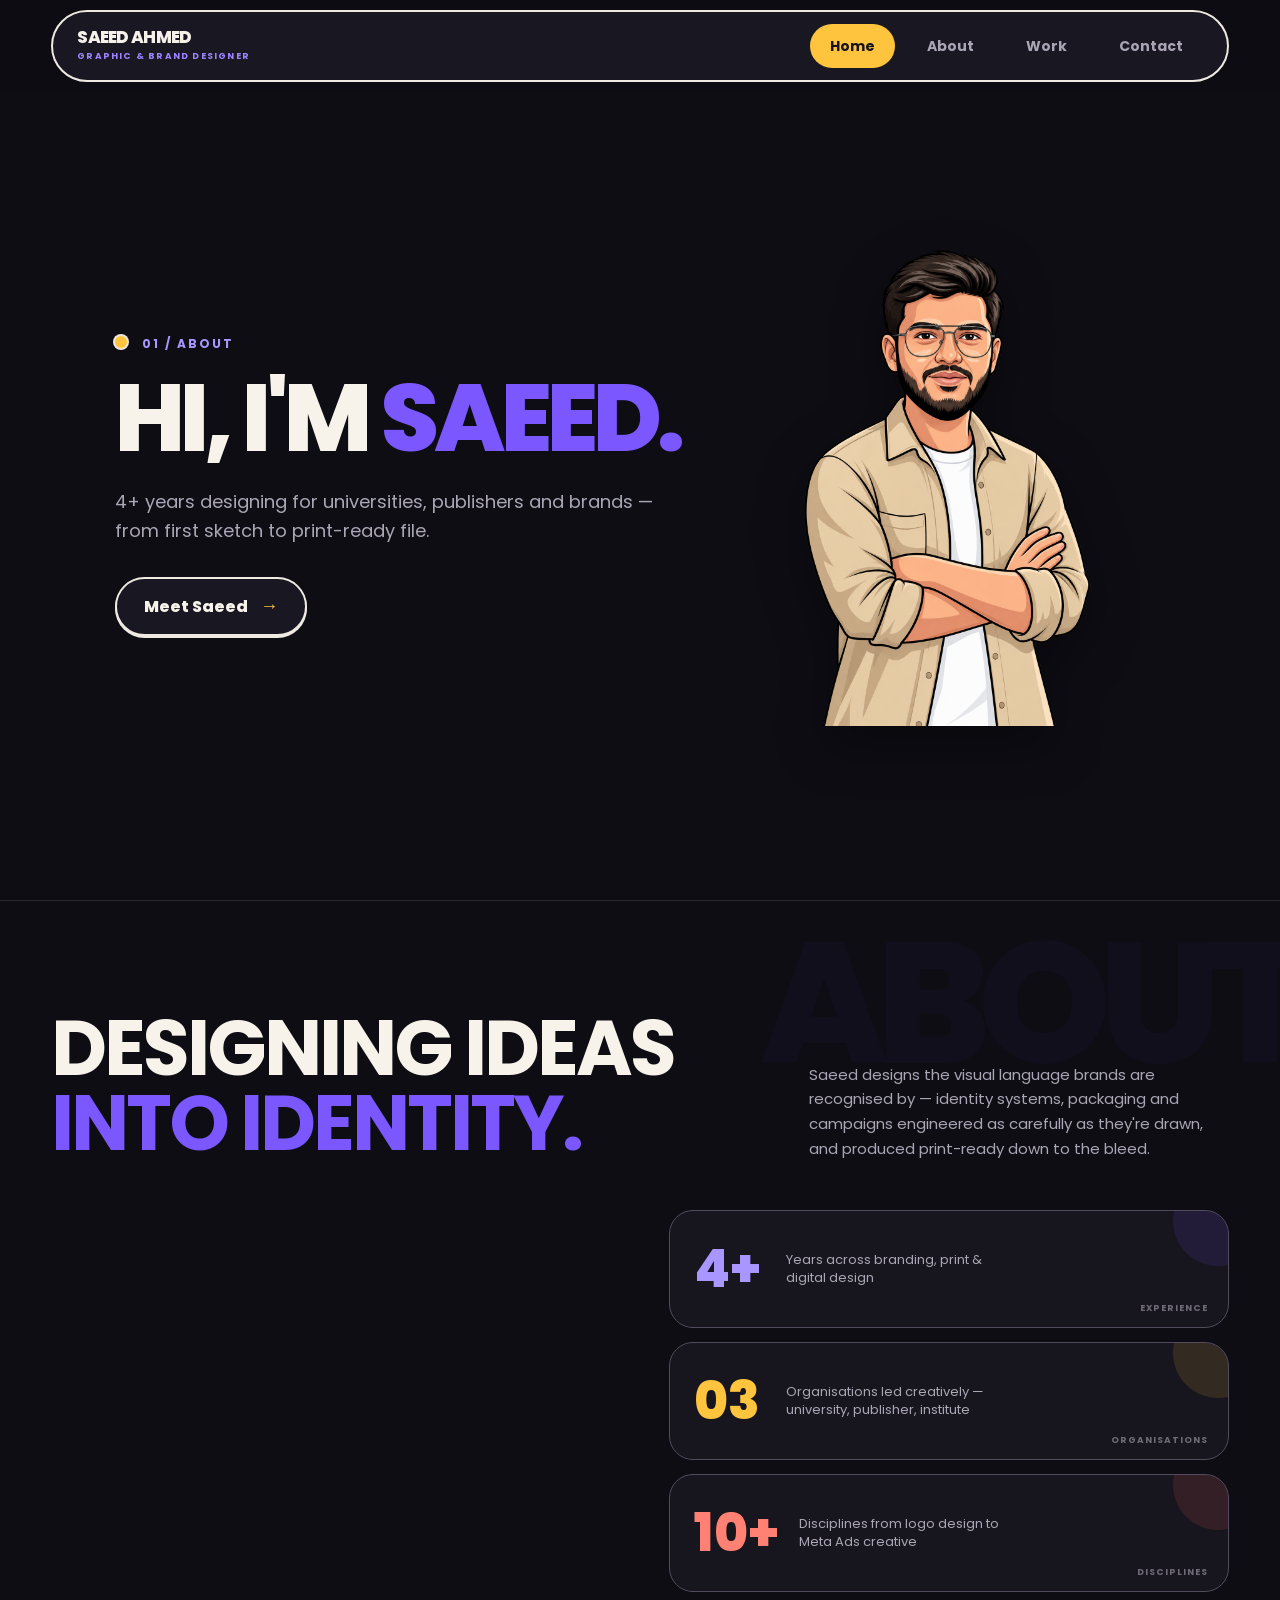
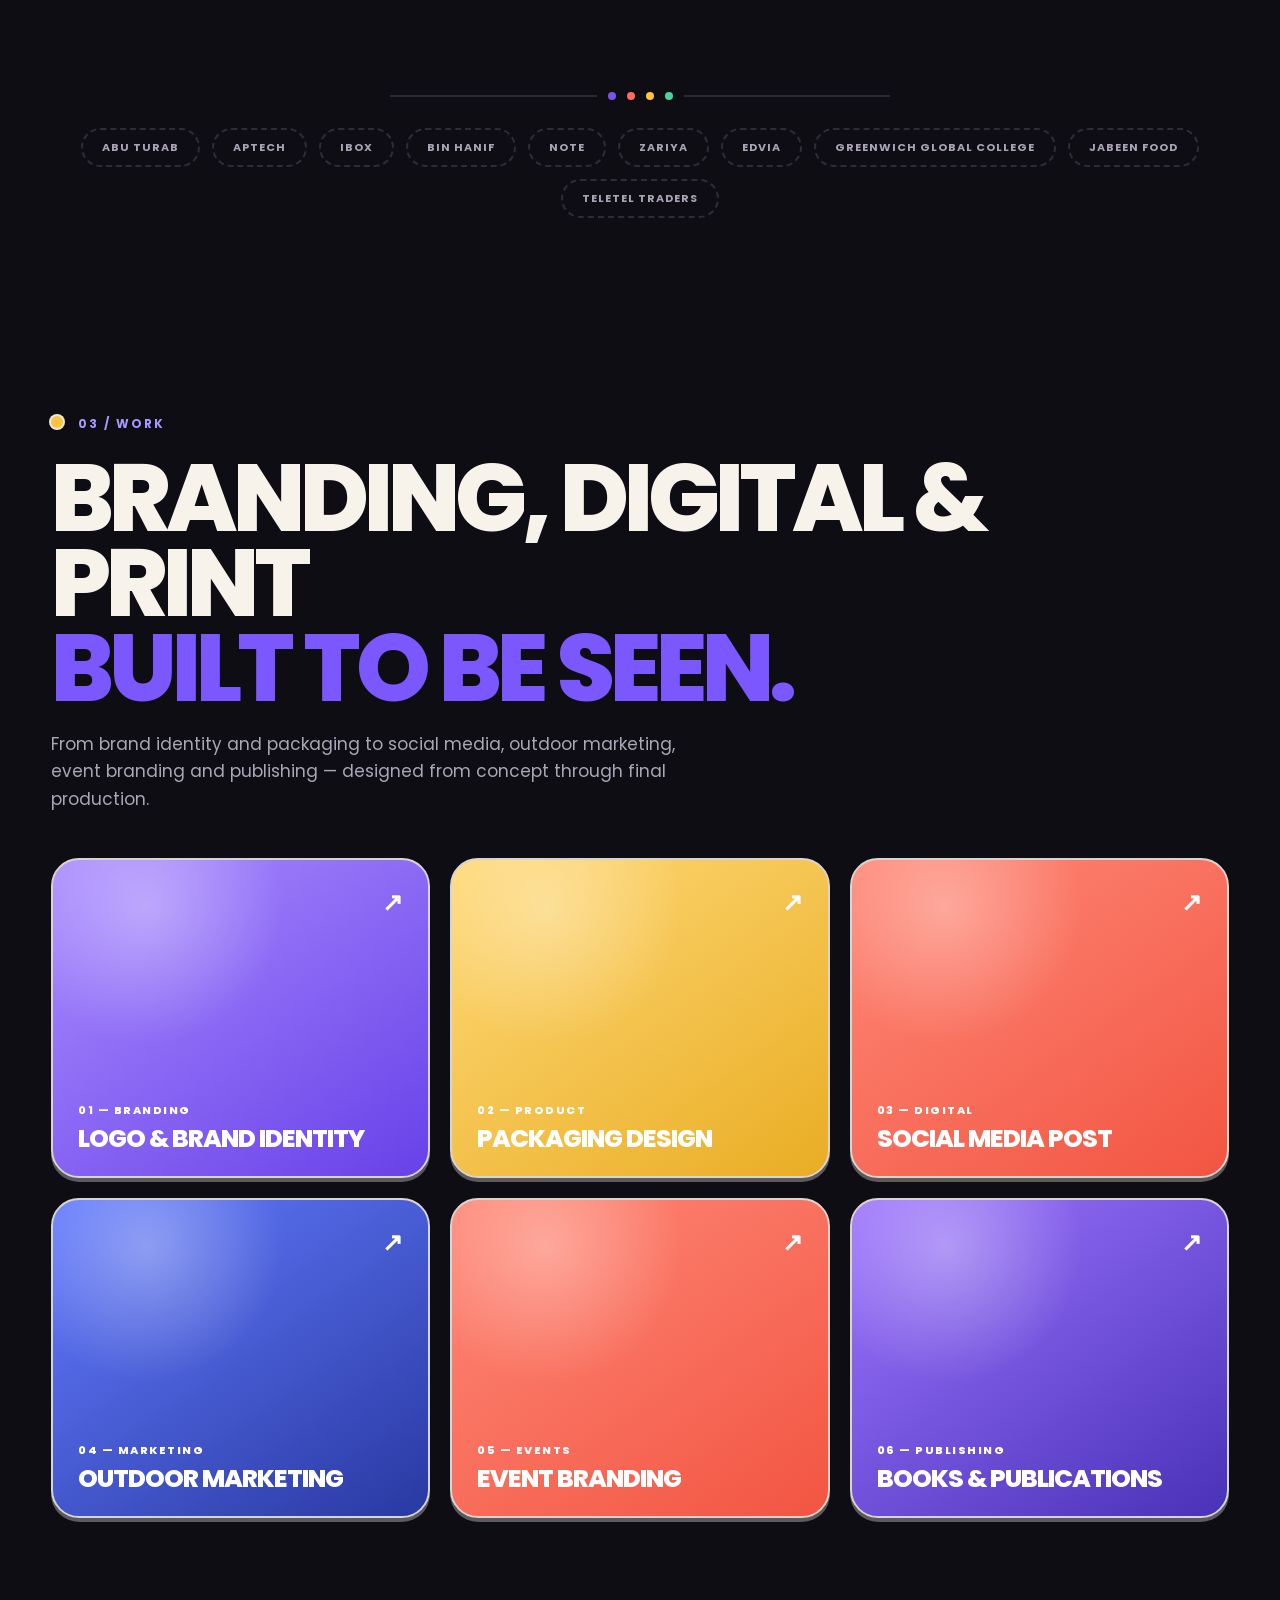
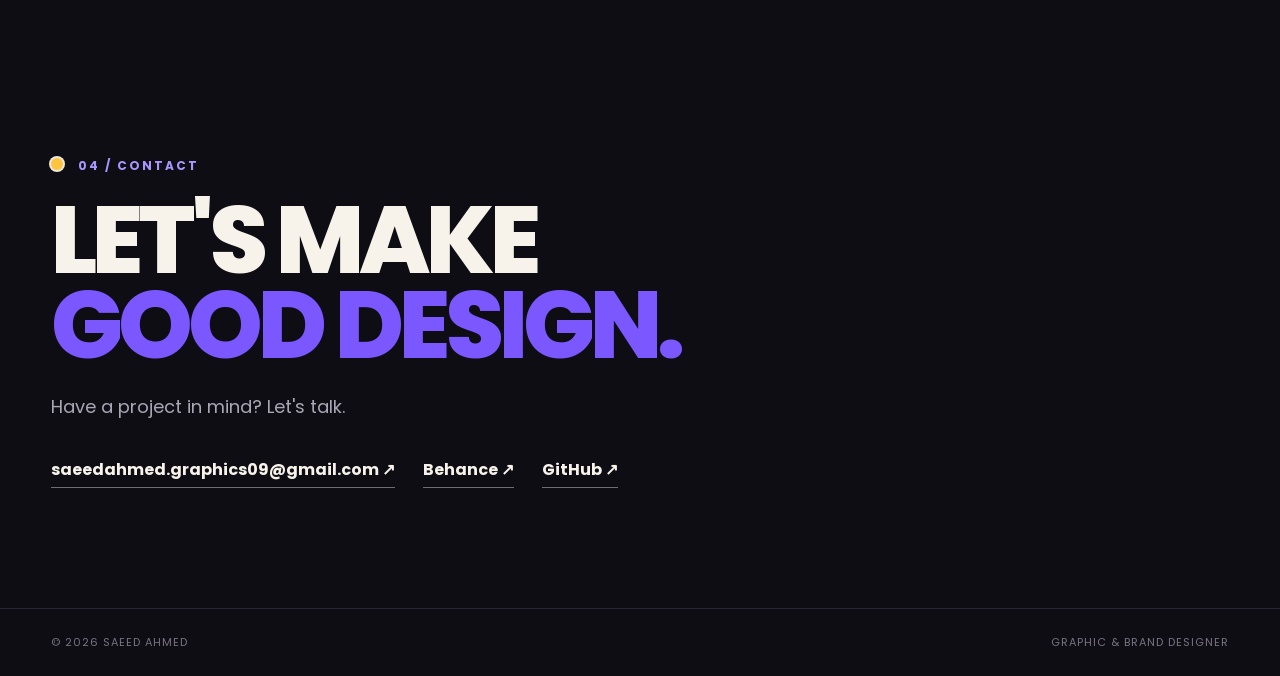
<file: index.html>
<!DOCTYPE html>
<html lang="en">
<head>
<meta charset="UTF-8"><meta name="viewport" content="width=device-width, initial-scale=1.0">
<meta name="description" content="Saeed Ahmed — Graphic & Brand Designer.">
<title>Saeed Ahmed — Graphic & Brand Designer</title>
<link rel="preconnect" href="https://fonts.googleapis.com"><link rel="preconnect" href="https://fonts.gstatic.com" crossorigin>
<link href="https://fonts.googleapis.com/css2?family=Barlow+Condensed:wght@700;800&family=DM+Sans:wght@400;500;600;700;800&family=Space+Grotesk:wght@500;600;700;800&display=swap" rel="stylesheet"><link rel="stylesheet" href="style.css"><link rel="stylesheet" href="poppins.css">
<style>
.about-intro{padding:110px 0 100px;border-top:1px solid #292631;position:relative;overflow:hidden}.about-intro:before{content:'ABOUT';position:absolute;right:-20px;top:35px;font:800 170px/.8 'Poppins';letter-spacing:-12px;color:rgba(123,87,255,.035);pointer-events:none}.about-intro-top{display:flex;justify-content:space-between;align-items:flex-end;gap:40px;margin-bottom:48px}.about-intro-title{font:700 clamp(48px,6vw,82px)/.98 'Poppins';letter-spacing:-3px}.about-intro-title span{color:#7b57ff}.about-intro-note{max-width:420px;color:#aaa6b5;font-size:15px;line-height:1.65;font-weight:400}.about-intro-grid{display:flex;justify-content:flex-end}.about-intro-stats{display:flex;flex-direction:column;gap:14px;width:min(560px,100%)}.about-stat{position:relative;min-height:118px;padding:23px 24px;border:1px solid #514b5d;border-radius:24px;background:#17151e;overflow:hidden;display:flex;align-items:center;gap:20px}.about-stat:after{content:'';position:absolute;width:90px;height:90px;border-radius:50%;right:-35px;top:-35px;background:#7b57ff;opacity:.12}.about-stat:nth-child(2):after{background:#ffc43d}.about-stat:nth-child(3):after{background:#ff6b5b}.about-stat strong{font:800 52px/.8 'Poppins';color:#f7f3eb;min-width:72px}.about-stat:nth-child(1) strong{color:#a997ff}.about-stat:nth-child(2) strong{color:#ffc43d}.about-stat:nth-child(3) strong{color:#ff8173}.about-stat span{color:#aaa6b5;font-size:13px;line-height:1.35;max-width:220px;font-weight:400}.about-stat em{position:absolute;right:20px;bottom:12px;font:700 9px 'Poppins';letter-spacing:1px;color:#6f6a78;font-style:normal}@media(max-width:800px){.about-intro{padding:80px 0}.about-intro-top{display:grid;gap:28px}.about-intro-title{letter-spacing:-2px}.about-intro-stats{width:100%}}@media(max-width:500px){.about-stat{min-height:100px}.about-stat strong{font-size:40px;min-width:58px}}
</style>
</head>
<body>
<header class="site-header"><nav class="nav container"><a class="brand" href="#home"><strong>SAEED AHMED</strong><small>GRAPHIC &amp; BRAND DESIGNER</small></a><button class="menu-btn" aria-label="Open menu" aria-expanded="false">☰</button><div class="nav-links"><a class="active" href="#home">Home</a><a href="about.html">About</a><a href="#work">Work</a><a href="#contact">Contact</a></div></nav></header>
<main>
<section id="home" class="hero container"><div class="hero-copy"><div class="section-label"><i></i>01 / ABOUT</div><h1>HI, I'M <span>SAEED.</span></h1><p class="intro">4+ years designing for universities, publishers and brands —<br class="desktop"> from first sketch to print-ready file.</p><a class="hero-btn" href="about.html">Meet Saeed <b>→</b></a></div><div class="character-wrap"><img src="sv.png" alt="Saeed illustrated character" class="character-img"></div></section>
<section class="about-intro"><div class="container"><div class="about-intro-top"><div><h2 class="about-intro-title">DESIGNING IDEAS<br><span>INTO IDENTITY.</span></h2></div><p class="about-intro-note">Saeed designs the visual language brands are recognised by — identity systems, packaging and campaigns engineered as carefully as they're drawn, and produced print-ready down to the bleed.</p></div><div class="about-intro-grid"><div class="about-intro-stats"><div class="about-stat"><strong>4+</strong><span>Years across branding, print &amp; digital design</span><em>EXPERIENCE</em></div><div class="about-stat"><strong>03</strong><span>Organisations led creatively — university, publisher, institute</span><em>ORGANISATIONS</em></div><div class="about-stat"><strong>10+</strong><span>Disciplines from logo design to Meta Ads creative</span><em>DISCIPLINES</em></div></div></div></div></section>
<div class="cmyk-divider"><span></span><i class="c"></i><i class="m"></i><i class="y"></i><i class="k"></i><span></span></div>
<section class="brand-strip-wrap container"><div class="brand-strip"><span>ABU TURAB</span><span>APTECH</span><span>IBOX</span><span>BIN HANIF</span><span>NOTE</span><span>ZARIYA</span><span>EDVIA</span><span>GREENWICH GLOBAL COLLEGE</span><span>JABEEN FOOD</span><span>TELETEL TRADERS</span></div></section>
<section id="work" class="section work-section"><div class="container"><div class="section-label"><i></i>03 / WORK</div><div class="work-head"><h2>BRANDING, DIGITAL &amp; PRINT<br><span>BUILT TO BE SEEN.</span></h2><p>From brand identity and packaging to social media, outdoor marketing, event branding and publishing — designed from concept through final production.</p></div><div class="category-grid"><a href="category.html?type=branding" class="category-card purple"><small>01 — BRANDING</small><h3>LOGO &amp; BRAND IDENTITY</h3><b>↗</b></a><a href="category.html?type=packaging" class="category-card yellow"><small>02 — PRODUCT</small><h3>PACKAGING DESIGN</h3><b>↗</b></a><a href="category.html?type=social" class="category-card coral"><small>03 — DIGITAL</small><h3>SOCIAL MEDIA POST</h3><b>↗</b></a><a href="category.html?type=outdoor" class="category-card blue"><small>04 — MARKETING</small><h3>OUTDOOR MARKETING</h3><b>↗</b></a><a href="category.html?type=event" class="category-card coral"><small>05 — EVENTS</small><h3>EVENT BRANDING</h3><b>↗</b></a><a href="category.html?type=publishing" class="category-card violet"><small>06 — PUBLISHING</small><h3>BOOKS &amp; PUBLICATIONS</h3><b>↗</b></a></div></div></section>
<section id="contact" class="section contact container"><div class="section-label"><i></i>04 / CONTACT</div><h2>LET'S MAKE<br><span>GOOD DESIGN.</span></h2><p>Have a project in mind? Let's talk.</p><div class="contact-links"><a href="mailto:saeedahmed.graphics09@gmail.com">saeedahmed.graphics09@gmail.com ↗</a><a href="https://www.behance.net/saeed_graphics_09" target="_blank" rel="noreferrer">Behance ↗</a><a href="https://github.com/saeedahmed-09" target="_blank" rel="noreferrer">GitHub ↗</a></div></section>
</main><footer><div class="container"><span>© 2026 SAEED AHMED</span><span>GRAPHIC &amp; BRAND DESIGNER</span></div></footer><script src="script.js"></script></body></html>
</file>
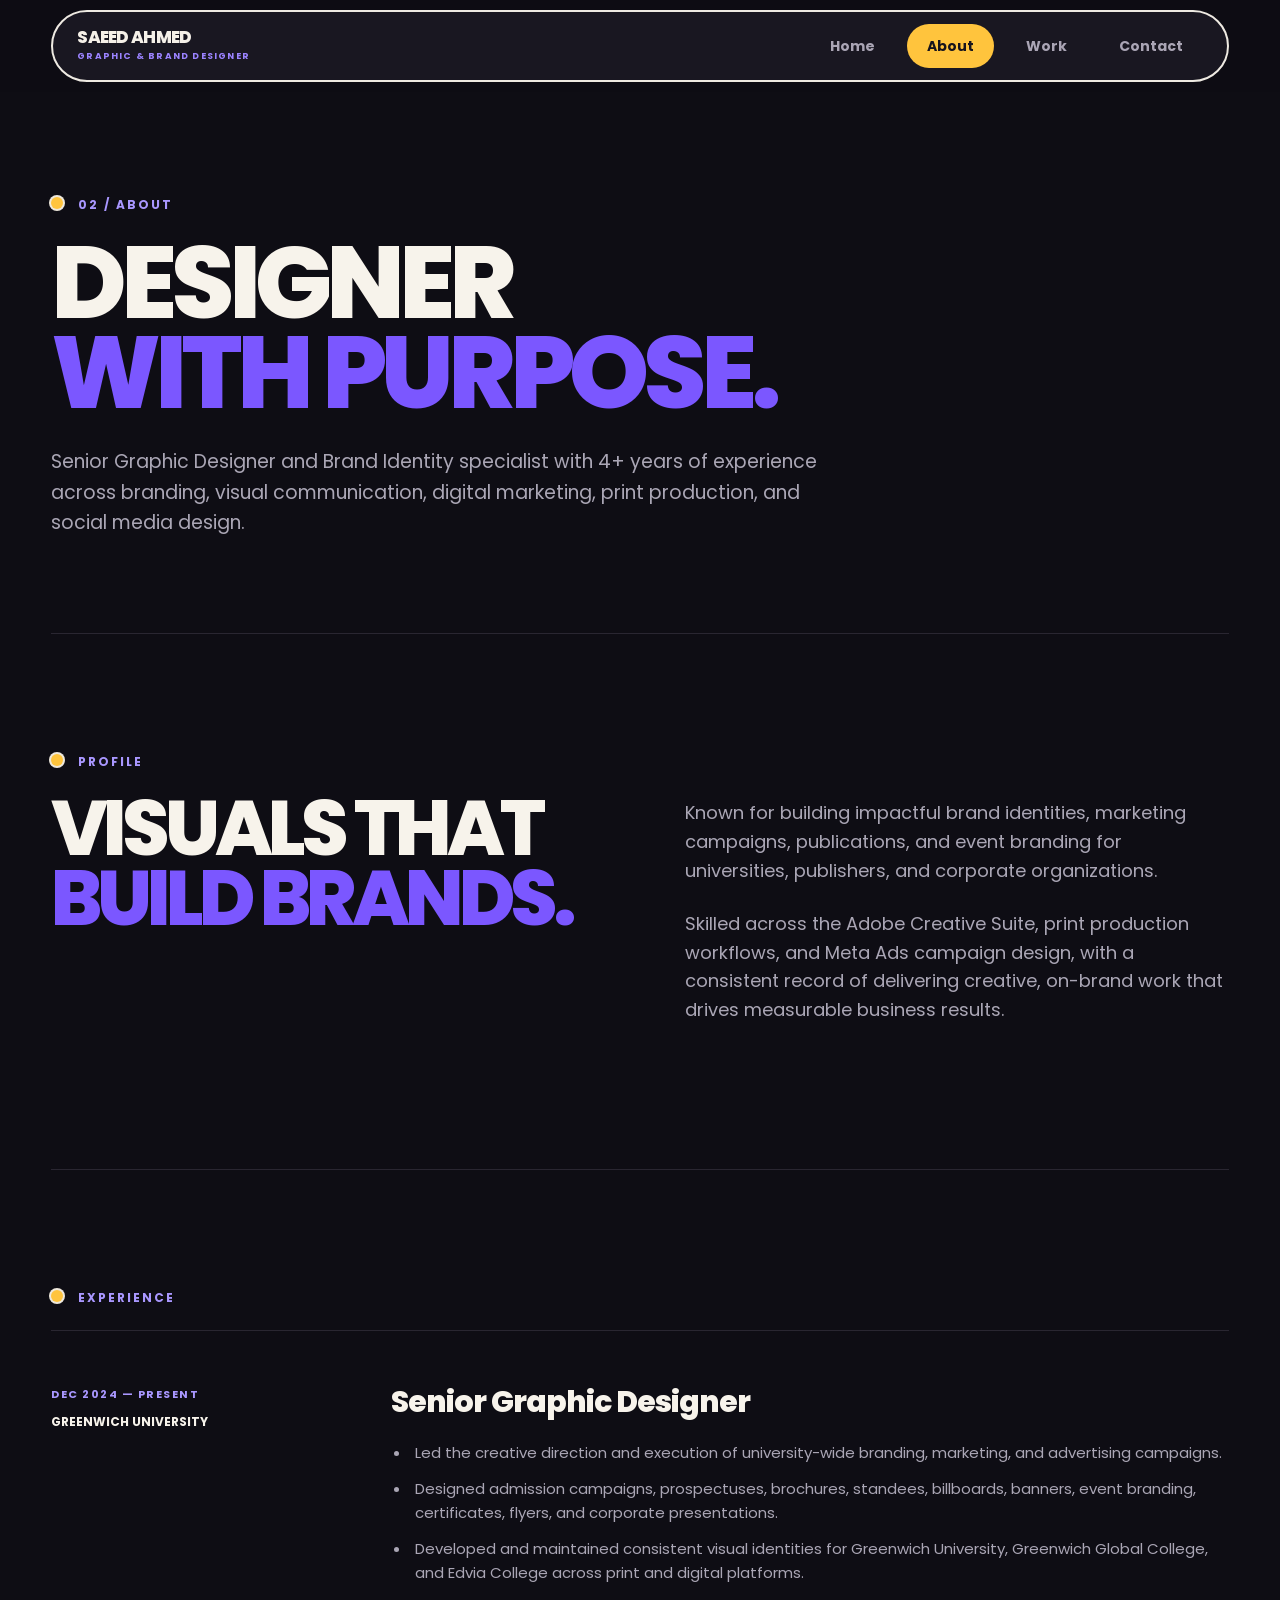
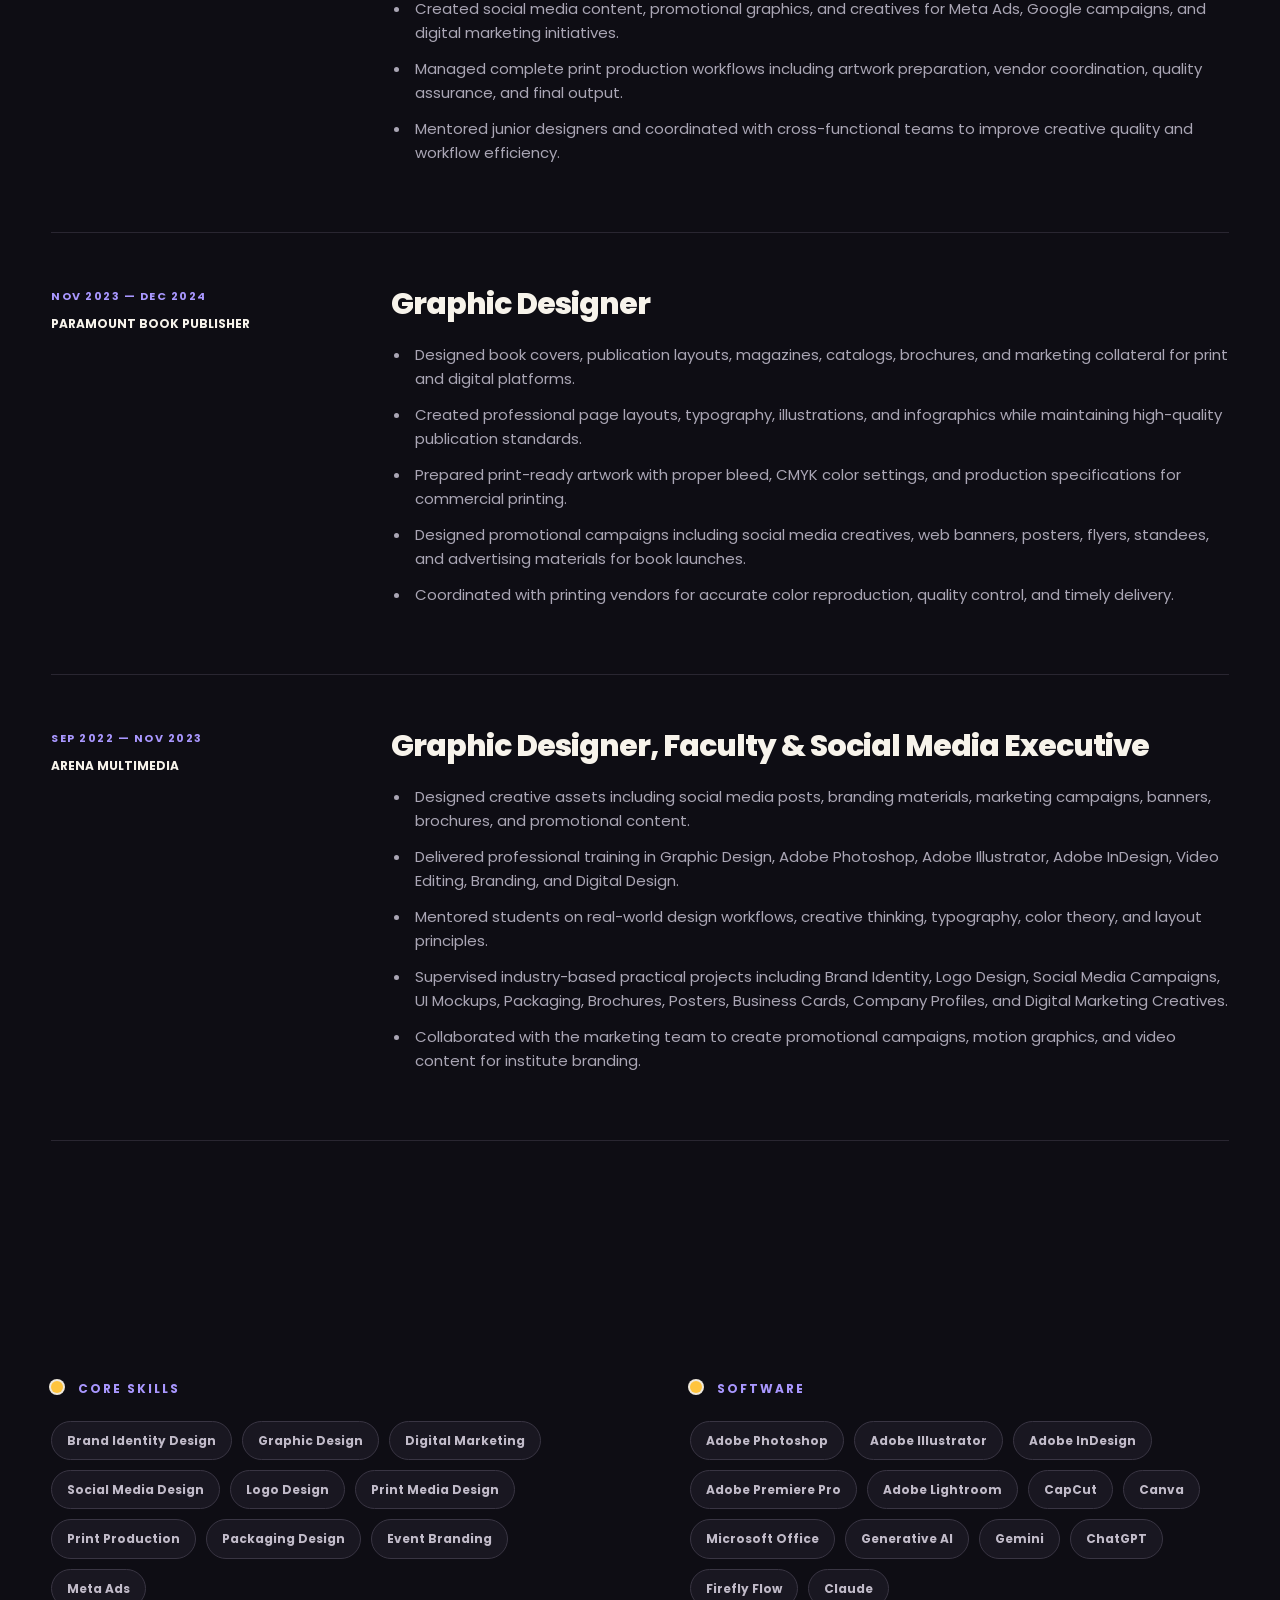
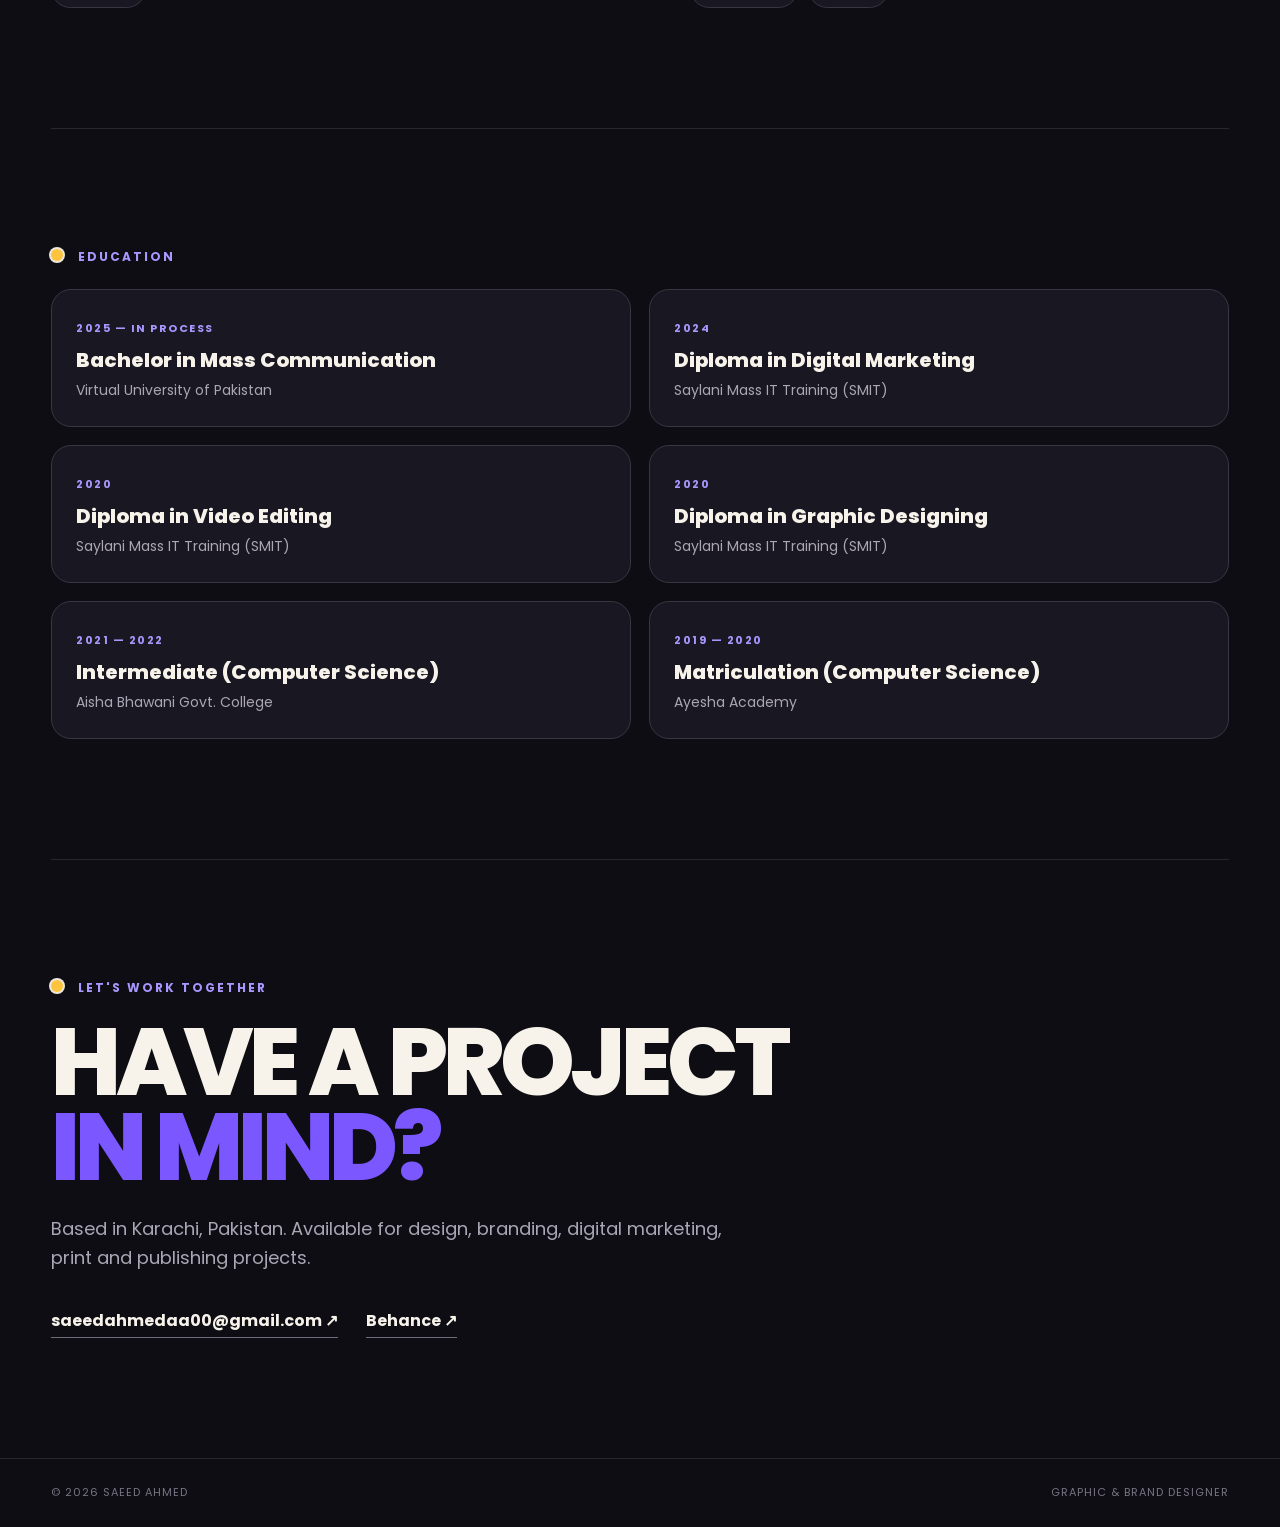
<file: about.html>
<!DOCTYPE html>
<html lang="en">
<head>
<meta charset="UTF-8"><meta name="viewport" content="width=device-width, initial-scale=1.0">
<meta name="description" content="About Saeed Ahmed — Senior Graphic Designer and Brand Identity specialist based in Karachi, Pakistan.">
<title>About — Saeed Ahmed</title>
<link rel="preconnect" href="https://fonts.googleapis.com"><link rel="preconnect" href="https://fonts.gstatic.com" crossorigin>
<link href="https://fonts.googleapis.com/css2?family=Barlow+Condensed:wght@700;800&family=DM+Sans:wght@400;500;600;700;800&family=Space+Grotesk:wght@500;600;700&display=swap" rel="stylesheet"><link rel="stylesheet" href="style.css"><link rel="stylesheet" href="poppins.css"><link rel="stylesheet" href="about-fix.css">
</head>
<body>
<header class="site-header"><nav class="nav container"><a class="brand" href="index.html"><strong>SAEED AHMED</strong><small>GRAPHIC &amp; BRAND DESIGNER</small></a><button class="menu-btn" aria-label="Open menu" aria-expanded="false">☰</button><div class="nav-links"><a href="index.html">Home</a><a class="active" href="about.html">About</a><a href="index.html#work">Work</a><a href="index.html#contact">Contact</a></div></nav></header>
<main class="about-page">
<section class="about-hero container"><div><div class="section-label"><i></i>02 / ABOUT</div><h1>DESIGNER<br><span>WITH PURPOSE.</span></h1><p>Senior Graphic Designer and Brand Identity specialist with 4+ years of experience across branding, visual communication, digital marketing, print production, and social media design.</p></div></section>
<section class="about-profile section container"><div class="about-section-title"><div class="section-label"><i></i>PROFILE</div><h2>VISUALS THAT<br><span>BUILD BRANDS.</span></h2></div><div class="about-copy"><p>Known for building impactful brand identities, marketing campaigns, publications, and event branding for universities, publishers, and corporate organizations.</p><p>Skilled across the Adobe Creative Suite, print production workflows, and Meta Ads campaign design, with a consistent record of delivering creative, on-brand work that drives measurable business results.</p></div></section>
<section class="section container"><div class="section-label"><i></i>EXPERIENCE</div><div class="experience-list">
<article class="experience-item"><div class="experience-meta"><span>DEC 2024 — PRESENT</span><strong>GREENWICH UNIVERSITY</strong></div><div><h3>Senior Graphic Designer</h3><ul><li>Led the creative direction and execution of university-wide branding, marketing, and advertising campaigns.</li><li>Designed admission campaigns, prospectuses, brochures, standees, billboards, banners, event branding, certificates, flyers, and corporate presentations.</li><li>Developed and maintained consistent visual identities for Greenwich University, Greenwich Global College, and Edvia College across print and digital platforms.</li><li>Created social media content, promotional graphics, and creatives for Meta Ads, Google campaigns, and digital marketing initiatives.</li><li>Managed complete print production workflows including artwork preparation, vendor coordination, quality assurance, and final output.</li><li>Mentored junior designers and coordinated with cross-functional teams to improve creative quality and workflow efficiency.</li></ul></div></article>
<article class="experience-item"><div class="experience-meta"><span>NOV 2023 — DEC 2024</span><strong>PARAMOUNT BOOK PUBLISHER</strong></div><div><h3>Graphic Designer</h3><ul><li>Designed book covers, publication layouts, magazines, catalogs, brochures, and marketing collateral for print and digital platforms.</li><li>Created professional page layouts, typography, illustrations, and infographics while maintaining high-quality publication standards.</li><li>Prepared print-ready artwork with proper bleed, CMYK color settings, and production specifications for commercial printing.</li><li>Designed promotional campaigns including social media creatives, web banners, posters, flyers, standees, and advertising materials for book launches.</li><li>Coordinated with printing vendors for accurate color reproduction, quality control, and timely delivery.</li></ul></div></article>
<article class="experience-item"><div class="experience-meta"><span>SEP 2022 — NOV 2023</span><strong>ARENA MULTIMEDIA</strong></div><div><h3>Graphic Designer, Faculty &amp; Social Media Executive</h3><ul><li>Designed creative assets including social media posts, branding materials, marketing campaigns, banners, brochures, and promotional content.</li><li>Delivered professional training in Graphic Design, Adobe Photoshop, Adobe Illustrator, Adobe InDesign, Video Editing, Branding, and Digital Design.</li><li>Mentored students on real-world design workflows, creative thinking, typography, color theory, and layout principles.</li><li>Supervised industry-based practical projects including Brand Identity, Logo Design, Social Media Campaigns, UI Mockups, Packaging, Brochures, Posters, Business Cards, Company Profiles, and Digital Marketing Creatives.</li><li>Collaborated with the marketing team to create promotional campaigns, motion graphics, and video content for institute branding.</li></ul></div></article>
</div></section>
<section class="section container"><div class="about-columns"><div><div class="section-label"><i></i>CORE SKILLS</div><div class="about-tags"><span>Brand Identity Design</span><span>Graphic Design</span><span>Digital Marketing</span><span>Social Media Design</span><span>Logo Design</span><span>Print Media Design</span><span>Print Production</span><span>Packaging Design</span><span>Event Branding</span><span>Meta Ads</span></div></div><div><div class="section-label"><i></i>SOFTWARE</div><div class="software-grid"><span>Adobe Photoshop</span><span>Adobe Illustrator</span><span>Adobe InDesign</span><span>Adobe Premiere Pro</span><span>Adobe Lightroom</span><span>CapCut</span><span>Canva</span><span>Microsoft Office</span><span>Generative AI</span><span>Gemini</span><span>ChatGPT</span><span>Firefly Flow</span><span>Claude</span></div></div></div></section>
<section class="section container education-section"><div class="section-label"><i></i>EDUCATION</div><div class="education-grid"><div><strong>2025 — IN PROCESS</strong><h3>Bachelor in Mass Communication</h3><p>Virtual University of Pakistan</p></div><div><strong>2024</strong><h3>Diploma in Digital Marketing</h3><p>Saylani Mass IT Training (SMIT)</p></div><div><strong>2020</strong><h3>Diploma in Video Editing</h3><p>Saylani Mass IT Training (SMIT)</p></div><div><strong>2020</strong><h3>Diploma in Graphic Designing</h3><p>Saylani Mass IT Training (SMIT)</p></div><div><strong>2021 — 2022</strong><h3>Intermediate (Computer Science)</h3><p>Aisha Bhawani Govt. College</p></div><div><strong>2019 — 2020</strong><h3>Matriculation (Computer Science)</h3><p>Ayesha Academy</p></div></div></section>
<section class="section about-contact container"><div class="section-label"><i></i>LET'S WORK TOGETHER</div><h2>HAVE A PROJECT<br><span>IN MIND?</span></h2><p>Based in Karachi, Pakistan. Available for design, branding, digital marketing, print and publishing projects.</p><div class="contact-links"><a href="mailto:saeedahmedaa00@gmail.com">saeedahmedaa00@gmail.com ↗</a><a href="https://www.behance.net/saeed_graphics_09" target="_blank" rel="noreferrer">Behance ↗</a></div></section>
</main><footer><div class="container"><span>© 2026 SAEED AHMED</span><span>GRAPHIC &amp; BRAND DESIGNER</span></div></footer><script src="script.js"></script>
</body></html>
</file>
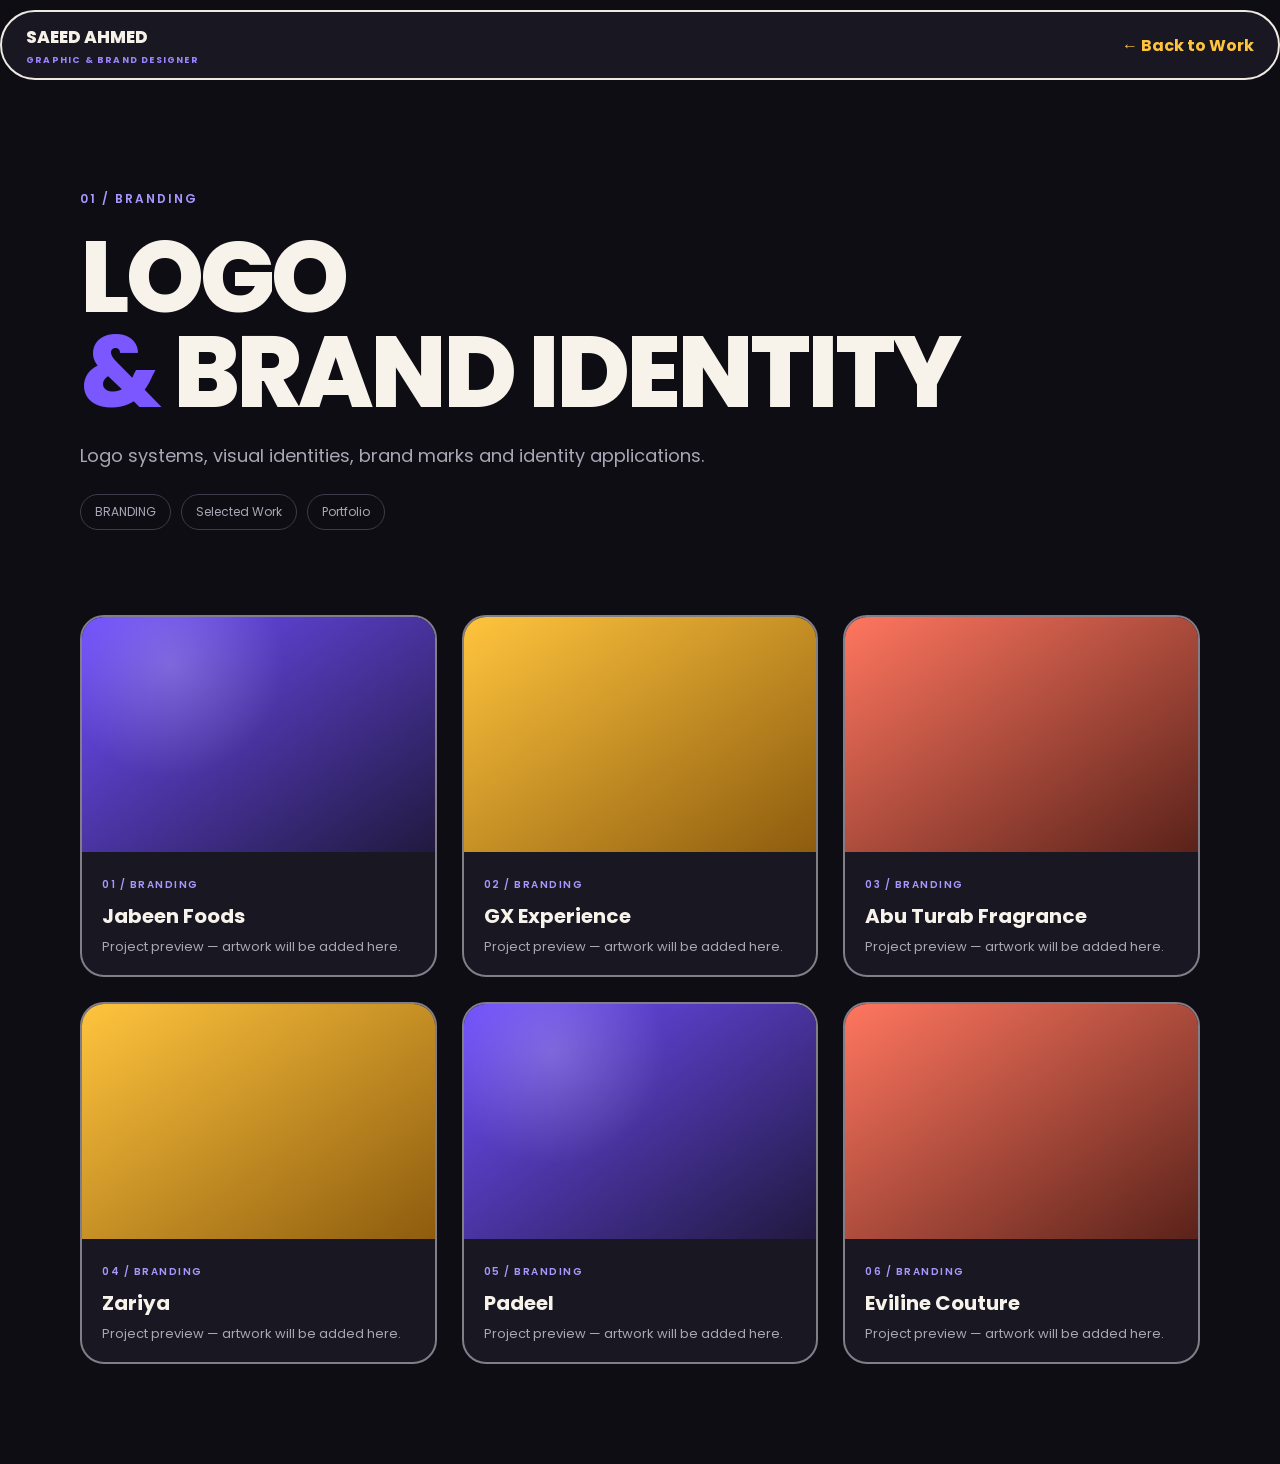
<file: category.html>
<!DOCTYPE html><html lang="en"><head><meta charset="UTF-8"><meta name="viewport" content="width=device-width,initial-scale=1.0"><title>Saeed Ahmed — Work</title><link rel="preconnect" href="https://fonts.googleapis.com"><link rel="preconnect" href="https://fonts.gstatic.com" crossorigin><link href="https://fonts.googleapis.com/css2?family=Poppins:wght@300;400;500;600;700;800&display=swap" rel="stylesheet"><style>*{box-sizing:border-box}html{scroll-behavior:smooth}body{margin:0;background:#0e0d14;color:#f7f3eb;font-family:'Poppins',sans-serif}.container{width:min(1120px,90%);margin:auto}.nav{margin:10px auto;height:70px;border:2px solid #eeeae2;border-radius:40px;padding:0 24px;background:#191721;display:flex;align-items:center;justify-content:space-between;position:sticky;top:10px;z-index:5}.brand{color:#f5f0e8;text-decoration:none;display:flex;flex-direction:column;line-height:1}.brand strong{font:800 17px 'Poppins'}.brand small{font:700 9px 'Poppins';letter-spacing:1.2px;color:#9b83ff;margin-top:4px}.back{color:#ffc43d;text-decoration:none;font-weight:700}.hero{padding:100px 0 60px}.label{color:#a997ff;font:600 12px 'Poppins';letter-spacing:2px}.hero h1{font:800 clamp(55px,8vw,100px)/.95 'Poppins';letter-spacing:-4px;margin:22px 0}.hero h1 span{color:#7b57ff}.hero p{max-width:650px;color:#aaa6b5;font-size:18px;font-weight:400}.filter{display:flex;gap:10px;flex-wrap:wrap;margin:25px 0}.filter span{border:1px solid #403a4b;border-radius:30px;padding:8px 14px;color:#aaa6b5;font-size:12px}.projects{display:grid;grid-template-columns:repeat(3,1fr);gap:25px;padding-bottom:100px}.project{min-height:300px;border:2px solid #817d89;border-radius:24px;overflow:hidden;background:#191721;display:flex;flex-direction:column;justify-content:flex-end}.project .visual{height:235px;background:radial-gradient(circle at 25% 20%,rgba(255,255,255,.2),transparent 35%),linear-gradient(145deg,#6f4eff,#21193f)}.project:nth-child(2n) .visual{background:linear-gradient(145deg,#ffc43d,#8d5c0e)}.project:nth-child(3n) .visual{background:linear-gradient(145deg,#ff765f,#5a221a)}.project-info{padding:18px 20px}.project-info small{color:#a997ff;font:600 10px 'Poppins';letter-spacing:1.5px}.project-info h2{font:700 20px 'Poppins';margin:6px 0}.project-info p{color:#aaa6b5;font-size:13px;margin:0}@media(max-width:800px){.projects{grid-template-columns:1fr 1fr}}@media(max-width:560px){.projects{grid-template-columns:1fr}.hero{padding-top:70px}.hero h1{letter-spacing:-2px}.nav{height:62px}.brand strong{font-size:15px}}</style></head><body><nav class="nav"><a class="brand" href="index.html"><strong>SAEED AHMED</strong><small>GRAPHIC &amp; BRAND DESIGNER</small></a><a class="back" href="index.html#work">← Back to Work</a></nav><header class="container hero"><div class="label" id="label">02 / WORK</div><h1 id="title">LOGOS, PACKAGING<br><span>&amp; CAMPAIGNS.</span></h1><p id="desc">A selection of Saeed Ahmed's design work, organised by discipline.</p><div class="filter" id="filter"></div></header><main class="container projects" id="projects"></main><script>const data={branding:{label:'01 / BRANDING',title:'LOGO & BRAND IDENTITY',desc:'Logo systems, visual identities, brand marks and identity applications.',items:['Jabeen Foods','GX Experience','Abu Turab Fragrance','Zariya','Padeel','Eviline Couture']},packaging:{label:'02 / PRODUCT',title:'PACKAGING DESIGN',desc:'Packaging concepts and product presentation designed to communicate clearly on shelf and screen.',items:['Product Packaging','Food Packaging','Perfume Packaging','Retail Packaging']},social:{label:'03 / DIGITAL',title:'SOCIAL MEDIA POST',desc:'Social media campaigns, promotional posts and digital marketing creatives.',items:['Campaign Creative','Social Media Post','Event Promotion','Digital Ad']},outdoor:{label:'04 / MARKETING',title:'OUTDOOR MARKETING',desc:'Large-format marketing and print materials created for high-visibility real-world communication.',items:['Billboard Design','Outdoor Signage','Standees','Promotional Materials']},event:{label:'05 / EVENTS',title:'EVENT BRANDING',desc:'Creative event branding designed to build a consistent visual experience across physical spaces and promotional touchpoints.',items:['Event Backdrop','Stage Branding','Booth & Stall Branding','Event Signage','Event Promotion']},publishing:{label:'06 / PUBLISHING',title:'BOOKS & PUBLICATIONS',desc:'Book covers, layouts, publications and print-ready editorial design.',items:['Book Cover Design','Children’s Books','Research Publication','Journal Design']}};const type=new URLSearchParams(location.search).get('type')||'branding';const d=data[type]||data.branding;document.title='Saeed Ahmed — '+d.title;label.textContent=d.label;title.innerHTML=d.title.replace(' & ','<br><span>&amp; </span>').replace('LOGO & BRAND IDENTITY','LOGO <span>&amp; BRAND IDENTITY</span>');desc.textContent=d.desc;filter.innerHTML='<span>'+d.label.split('/')[1].trim()+'</span><span>Selected Work</span><span>Portfolio</span>';projects.innerHTML=d.items.map((x,i)=>`<article class="project"><div class="visual"></div><div class="project-info"><small>0${i+1} / ${d.label.split('/')[1].trim()}</small><h2>${x}</h2><p>Project preview — artwork will be added here.</p></div></article>`).join('');</script></body></html>
</file>
<file: style.css>
*{box-sizing:border-box;margin:0;padding:0}html{scroll-behavior:smooth}body{font-family:'DM Sans',sans-serif;background:#0e0d14;color:#f7f3eb;line-height:1.6}.container{width:min(1195px,92%);margin:auto}.site-header{padding:10px 0;position:sticky;top:0;z-index:20;background:rgba(14,13,20,.88);backdrop-filter:blur(14px)}.nav{height:72px;border:2px solid #eeeae2;border-radius:40px;padding:0 24px;display:flex;align-items:center;justify-content:space-between;background:#191721}.brand{display:flex;flex-direction:column;text-decoration:none;color:#f5f0e8;line-height:1}.brand strong{font:800 17px/1 'Space Grotesk';letter-spacing:-.7px}.brand small{font:700 9px/1.4 'Space Grotesk';color:#9b83ff;letter-spacing:1.2px;margin-top:4px}.nav-links{display:flex;align-items:center;gap:12px}.nav-links a{color:#aaa5b5;text-decoration:none;font-weight:700;font-size:14px;padding:11px 20px;border-radius:30px;transition:.25s}.nav-links a:hover,.nav-links a.active{color:#17141d;background:#ffc43d}.menu-btn{display:none;background:none;color:#fff;border:0;font-size:25px}.hero{min-height:calc(100vh - 92px);display:grid;grid-template-columns:1.15fr .85fr;align-items:center;padding:55px 5% 75px;position:relative}.section-label{font:700 12px/1 'Space Grotesk';letter-spacing:2px;color:#a997ff;margin-bottom:26px}.section-label i{display:inline-block;width:12px;height:12px;background:#ffc43d;border-radius:50%;margin-right:15px;box-shadow:0 0 0 2px #eee8dc}.hero h1,h2{font:800 clamp(58px,7.4vw,96px)/.9 'Space Grotesk';letter-spacing:-5px}.hero h1 span,h2 span{color:#7b57ff}.intro{font-size:18px;color:#aaa6b5;max-width:650px;margin:27px 0 31px}.hero-btn{display:inline-flex;align-items:center;gap:12px;color:#f7f3eb;text-decoration:none;font-weight:800;border:2px solid #eeeae2;border-radius:32px;padding:13px 27px;background:#191721;box-shadow:0 2px 0 #eeeae2}.hero-btn b{font-size:18px;color:#ffc43d}.character-wrap{height:480px;display:flex;align-items:flex-end;justify-content:center}.character-img{width:min(420px,100%);height:100%;object-fit:contain;object-position:center bottom;filter:drop-shadow(0 18px 25px rgba(0,0,0,.4))}.intro-profile{display:grid;grid-template-columns:1.15fr .85fr;gap:85px;padding:85px 2% 105px;align-items:start}.intro-profile-copy{padding-top:12px}.intro-profile-copy p{font:800 clamp(34px,3.55vw,52px)/.98 'Barlow Condensed',sans-serif;letter-spacing:-1.2px;color:#f7f3eb}.intro-profile-copy span{color:#a997ff}.intro-stats{display:flex;flex-direction:column;gap:45px}.intro-stat{min-height:95px;border:2px solid #8c8890;border-radius:20px;background:#191721;padding:24px 26px;display:flex;align-items:center;gap:20px;box-shadow:0 2px 0 rgba(238,234,226,.18)}.intro-stat strong{font:800 40px/1 'Barlow Condensed',sans-serif;color:#7654ed;min-width:48px;letter-spacing:-1px}.intro-stat span{font-size:15px;line-height:1.35;color:#aaa6b5;font-weight:600}.cmyk-divider{width:min(500px,80%);margin:0 auto 28px;display:flex;align-items:center;justify-content:center;gap:11px}.cmyk-divider>span{height:2px;flex:1;background:#2c2935}.cmyk-divider i{width:8px;height:8px;border-radius:50%;display:block}.cmyk-divider .c{background:#7654ed}.cmyk-divider .m{background:#ff6b5b}.cmyk-divider .y{background:#ffc43d}.cmyk-divider .k{background:#4fd2a1}.brand-strip-wrap{padding-bottom:78px}.brand-strip{display:flex;justify-content:center;flex-wrap:wrap;gap:12px}.brand-strip span{border:2px dashed #2f2b39;border-radius:28px;padding:9px 19px;color:#a9a3b4;font:700 11px 'Space Grotesk';letter-spacing:1px}.section{padding:120px 0}.showcase-section{padding-top:55px;border-top:1px solid #292631;overflow:hidden}.showcase-head{display:grid;grid-template-columns:1fr .72fr;gap:70px;align-items:end;margin-bottom:65px}.showcase-head h2{font-size:clamp(58px,6.5vw,86px)}.showcase-head p{color:#aaa6b5;font-size:17px;max-width:540px}.showcase-stage{display:grid;grid-template-columns:.8fr 1.2fr;gap:55px;align-items:center}.showcase-copy{display:flex;flex-direction:column;gap:13px}.showcase-line{display:flex;align-items:center;gap:20px;border:1px solid #393543;border-radius:18px;background:#191721;padding:19px 22px;transition:.25s}.showcase-line:hover{border-color:#7654ed;transform:translateX(5px)}.showcase-line strong{font:800 28px 'Barlow Condensed';color:#7654ed;min-width:35px}.showcase-line span{font-weight:700;color:#d8d3dd;font-size:14px}.showcase-device{position:relative;padding:18px 18px 0;max-width:650px;margin:auto;width:100%}.device-camera{position:absolute;top:27px;left:50%;width:7px;height:7px;border-radius:50%;background:#494551;transform:translateX(-50%);z-index:2}.device-screen{min-height:365px;border:8px solid #25232c;border-bottom-width:12px;border-radius:20px 20px 8px 8px;background:linear-gradient(145deg,#17151f,#29243b);padding:28px 30px;box-shadow:0 0 0 2px #77727c,0 25px 45px rgba(0,0,0,.45);position:relative;overflow:hidden}.screen-top{display:flex;justify-content:space-between;color:#aaa6b5;font:700 9px 'Space Grotesk';letter-spacing:1.2px}.screen-title{font:800 clamp(48px,5vw,74px)/.82 'Space Grotesk';letter-spacing:-4px;margin-top:70px}.screen-title em{font-style:normal;color:#7b57ff}.screen-cards{display:flex;gap:10px;margin-top:35px}.screen-cards span{height:72px;flex:1;border-radius:10px;background:linear-gradient(145deg,#a991ff,#6745e8);box-shadow:inset 0 0 25px rgba(255,255,255,.2)}.screen-cards span:nth-child(2){background:linear-gradient(145deg,#ffe08a,#efb82e)}.screen-cards span:nth-child(3){background:linear-gradient(145deg,#ff8b7a,#f35c48)}.screen-footer{position:absolute;bottom:18px;left:30px;color:#777381;font:700 8px 'Space Grotesk';letter-spacing:1px}.device-base{height:24px;width:112%;margin-left:-6%;background:linear-gradient(#aaa6ad,#59555f);border-radius:3px 3px 18px 18px;box-shadow:0 7px 10px rgba(0,0,0,.4)}.device-base:after{content:'';display:block;width:18%;height:4px;background:#38343e;border-radius:0 0 8px 8px;margin:auto}.work-preview{padding:35px 0 115px}.work-preview-head{display:grid;grid-template-columns:1fr .75fr;gap:70px;align-items:end;margin-bottom:48px}.work-preview-head h2{font-size:clamp(54px,6vw,78px);line-height:.9}.work-preview-head p{color:#aaa6b5;font-size:16px;max-width:510px}.preview-grid{display:grid;grid-template-columns:repeat(3,1fr);gap:22px}.preview-card{height:330px;border:2px solid #d8d5d0;border-radius:28px;padding:25px;display:flex;flex-direction:column;justify-content:flex-end;position:relative;overflow:hidden;color:#fff;text-decoration:none;box-shadow:0 4px 0 rgba(238,234,226,.3);transition:.25s}.preview-card:before{content:'';position:absolute;inset:0;background:radial-gradient(circle at 22% 16%,rgba(255,255,255,.38),transparent 34%)}.preview-card:hover{transform:translateY(-8px);filter:brightness(1.06)}.preview-card small,.preview-card h3,.preview-card b{position:relative;z-index:1}.preview-card small{font:800 10px 'Space Grotesk';letter-spacing:1.5px;margin-bottom:8px}.preview-card h3{font:800 24px/1 'Space Grotesk';letter-spacing:-1px}.preview-card b{position:absolute;right:24px;top:22px;font-size:25px}.preview-purple{background:linear-gradient(145deg,#a991ff,#6745e8)}.preview-yellow{background:linear-gradient(145deg,#ffe08a,#efb82e)}.preview-coral{background:linear-gradient(145deg,#ff8b7a,#f35c48)}.view-all{display:flex;justify-content:center;gap:12px;margin:34px auto 0;color:#f7f3eb;text-decoration:none;font:800 12px 'Space Grotesk';letter-spacing:1.5px}.view-all span{color:#ffc43d;font-size:18px;line-height:10px}.two-col{display:grid;grid-template-columns:1fr 1fr;gap:100px;border-top:1px solid #292631}.copy{padding-top:42px;max-width:600px}.copy p{color:#aaa6b5;font-size:17px;margin-bottom:22px}.tags{display:flex;flex-wrap:wrap;gap:9px;margin-top:30px}.tags span{border:1px solid #393543;border-radius:30px;padding:7px 14px;color:#b8b2c2;font-size:12px}.work-section{background:#0e0d14}.work-head{margin-bottom:45px}.work-head h2{margin-bottom:20px}.work-head p{max-width:650px;color:#aaa6b5;font-size:17px}.category-grid{display:grid;grid-template-columns:repeat(3,1fr);gap:20px}.category-card{height:320px;border:2px solid #d8d5d0;border-radius:28px;padding:25px;display:flex;flex-direction:column;justify-content:flex-end;color:#fff;text-decoration:none;position:relative;overflow:hidden;box-shadow:0 4px 0 rgba(238,234,226,.35);transition:transform .25s,filter .25s}.category-card:before{content:'';position:absolute;inset:0;background:radial-gradient(circle at 25% 15%,rgba(255,255,255,.32),transparent 35%);pointer-events:none}.category-card:hover{transform:translateY(-7px);filter:brightness(1.06)}.category-card small,.category-card h3,.category-card b{position:relative;z-index:1}.category-card small{font:800 11px 'Space Grotesk';letter-spacing:1.5px;margin-bottom:7px}.category-card h3{font:800 25px/1 'Space Grotesk';letter-spacing:-1px}.category-card b{position:absolute;right:25px;top:23px;font-size:25px}.purple{background:linear-gradient(145deg,#aa8cff,#6841e8)}.yellow{background:linear-gradient(145deg,#ffd978,#e9ad24);color:#fff}.coral{background:linear-gradient(145deg,#ff8877,#f25542)}.blue{background:linear-gradient(145deg,#637bff,#2939a2)}.violet{background:linear-gradient(145deg,#9e75ff,#4931b8)}.contact h2{margin-bottom:25px}.contact>p:not(.section-label){color:#aaa6b5;font-size:18px}.contact-links{display:flex;flex-wrap:wrap;gap:28px;margin-top:35px}.contact-links a{color:#f7f3eb;text-decoration:none;border-bottom:1px solid #706b78;padding-bottom:4px;font-weight:700}.contact-links a:hover{color:#ffc43d;border-color:#ffc43d}footer{border-top:1px solid #292631;padding:25px 0;color:#777381;font-size:11px;letter-spacing:1px}footer .container{display:flex;justify-content:space-between}@media(max-width:900px){.category-grid,.preview-grid{grid-template-columns:1fr 1fr}.intro-profile{grid-template-columns:1fr;gap:50px}.work-preview-head,.showcase-head,.showcase-stage{grid-template-columns:1fr;gap:30px}}@media(max-width:800px){.nav{height:64px}.nav-links{display:none;position:absolute;top:82px;left:4%;right:4%;padding:15px;background:#191721;border:1px solid #3a3545;border-radius:20px;flex-direction:column}.nav-links.open{display:flex}.menu-btn{display:block}.hero{grid-template-columns:1fr;padding:65px 0 80px}.character-wrap{height:380px;margin-top:25px}.character-img{width:330px}.two-col{grid-template-columns:1fr;gap:20px}.copy{padding-top:0}.section{padding:85px 0}.hero h1,h2{letter-spacing:-3px}.desktop{display:none}.intro-profile{padding:70px 0 85px}.intro-profile-copy p{font-size:42px}.showcase-section{padding-top:35px}.showcase-stage{grid-template-columns:1fr}.showcase-device{margin-top:10px}.showcase-line{padding:16px}.device-screen{min-height:300px;padding:24px}.screen-title{margin-top:48px}}@media(max-width:600px){.category-grid,.preview-grid{grid-template-columns:1fr}.category-card{height:270px}.preview-card{height:280px}.work-head h2{font-size:52px}.work-preview-head h2{font-size:52px}.intro-profile-copy p{font-size:34px;letter-spacing:-.8px}.intro-stat{padding:20px 18px;gap:13px}.intro-stat strong{font-size:34px;min-width:42px}.intro-stat span{font-size:13px}.brand-strip span{font-size:9px;padding:8px 13px}.showcase-head h2{font-size:54px}.showcase-head p{font-size:15px}.device-screen{min-height:250px;border-width:5px;padding:18px}.screen-title{font-size:45px;margin-top:42px}.screen-cards span{height:48px}.screen-footer{font-size:6px;left:18px}.device-base{height:17px}}@media(max-width:500px){.container{width:90%}.nav{padding:0 17px}.brand strong{font-size:15px}.hero h1{font-size:54px}.intro{font-size:16px}.section-label{font-size:10px}.character-wrap{height:330px}.character-img{width:285px}.contact-links{flex-direction:column;gap:15px}footer .container{flex-direction:column;gap:8px}}.about-hero{padding:105px 5% 95px;min-height:520px;display:flex;align-items:center;border-bottom:1px solid #292631}.about-hero h1{font:800 clamp(60px,8vw,108px)/.88 'Space Grotesk';letter-spacing:-6px}.about-hero h1 span{color:#7b57ff}.about-hero p{max-width:800px;color:#aaa6b5;font-size:19px;margin-top:30px}.about-profile{display:grid;grid-template-columns:1fr 1fr;gap:90px;border-bottom:1px solid #292631}.about-section-title h2{font-size:clamp(52px,6vw,78px)}.about-copy{padding-top:45px}.about-copy p{color:#aaa6b5;font-size:18px;margin-bottom:24px;max-width:650px}.experience-list{border-top:1px solid #292631}.experience-item{display:grid;grid-template-columns:280px 1fr;gap:60px;padding:55px 0;border-bottom:1px solid #292631}.experience-meta{display:flex;flex-direction:column;gap:10px}.experience-meta span{font:700 11px 'Space Grotesk';letter-spacing:1.5px;color:#a997ff}.experience-meta strong{font:700 12px 'Space Grotesk';color:#f7f3eb}.experience-item h3{font:800 30px/1.1 'Space Grotesk';letter-spacing:-1px;margin-bottom:22px}.experience-item ul{padding-left:20px}.experience-item li{color:#aaa6b5;font-size:15px;margin-bottom:12px;padding-left:4px}.about-columns{display:grid;grid-template-columns:1fr 1fr;gap:100px}.about-tags,.software-grid{display:flex;flex-wrap:wrap;gap:10px}.about-tags span,.software-grid span{border:1px solid #393543;background:#191721;border-radius:30px;padding:9px 15px;color:#c1bbc9;font-size:12px;font-weight:700}.software-grid span{border-radius:30px}.education-section{border-top:1px solid #292631}.education-grid{display:grid;grid-template-columns:repeat(2,1fr);gap:18px;margin-top:10px}.education-grid>div{border:1px solid #393543;background:#191721;border-radius:20px;padding:24px}.education-grid strong{font:700 11px 'Space Grotesk';letter-spacing:1.5px;color:#a997ff}.education-grid h3{font:800 20px/1.15 'Space Grotesk';margin:10px 0 7px}.education-grid p{color:#aaa6b5;font-size:14px}.about-contact{border-top:1px solid #292631}.about-contact h2{margin-bottom:25px}.about-contact p{color:#aaa6b5;font-size:18px;max-width:700px}@media(max-width:800px){.about-hero{padding:80px 0}.about-profile,.about-columns{grid-template-columns:1fr;gap:30px}.about-copy{padding-top:0}.experience-item{grid-template-columns:1fr;gap:25px;padding:42px 0}.education-grid{grid-template-columns:1fr}.about-hero h1{letter-spacing:-4px}}
</file>
<file: poppins.css>
@import url('https://fonts.googleapis.com/css2?family=Poppins:wght@300;400;500;600;700;800&display=swap');

html,body,*{font-family:'Poppins',sans-serif!important}

.hero h1,h2,.about-hero h1,.about-section-title h2,.experience-item h3,.education-grid h3,.category-card h3,.preview-card h3,.showcase-head h2,.screen-title,.about-intro-title{font-family:'Poppins',sans-serif!important;font-weight:800}

.about-intro-copy p{font-family:'Poppins',sans-serif!important;font-weight:500;font-size:clamp(24px,2.7vw,38px);line-height:1.18;letter-spacing:-.6px;color:#f7f3eb}
.about-intro-copy p span{font-weight:500}
.about-intro-title{font-weight:700!important;letter-spacing:-3px!important;line-height:.98!important}
.about-intro-note{font-weight:400}
.about-intro-top>.section-label{display:none}
.about-intro-top{margin-bottom:48px}
.about-intro-copy:before{font-family:'Poppins',sans-serif!important;font-weight:700}
.about-service small,.about-service strong,.about-stat strong,.about-stat em,.brand-strip span,.section-label,.experience-meta span,.experience-meta strong,.education-grid strong,.brand strong,.brand small,.screen-top,.screen-footer,.category-card small,.preview-card small,.view-all,footer{font-family:'Poppins',sans-serif!important}
</file>
<file: about-fix.css>
/* About page alignment fixes */
.about-page .about-hero{
  padding-left:0;
  padding-right:0;
}
.about-page .about-hero > div{
  width:100%;
}
.about-page .about-hero h1,
.about-page .about-hero p,
.about-page .about-hero .section-label{
  margin-left:0;
}
@media (max-width:800px){
  .about-page .about-hero{padding-left:0;padding-right:0;}
}
</file>
